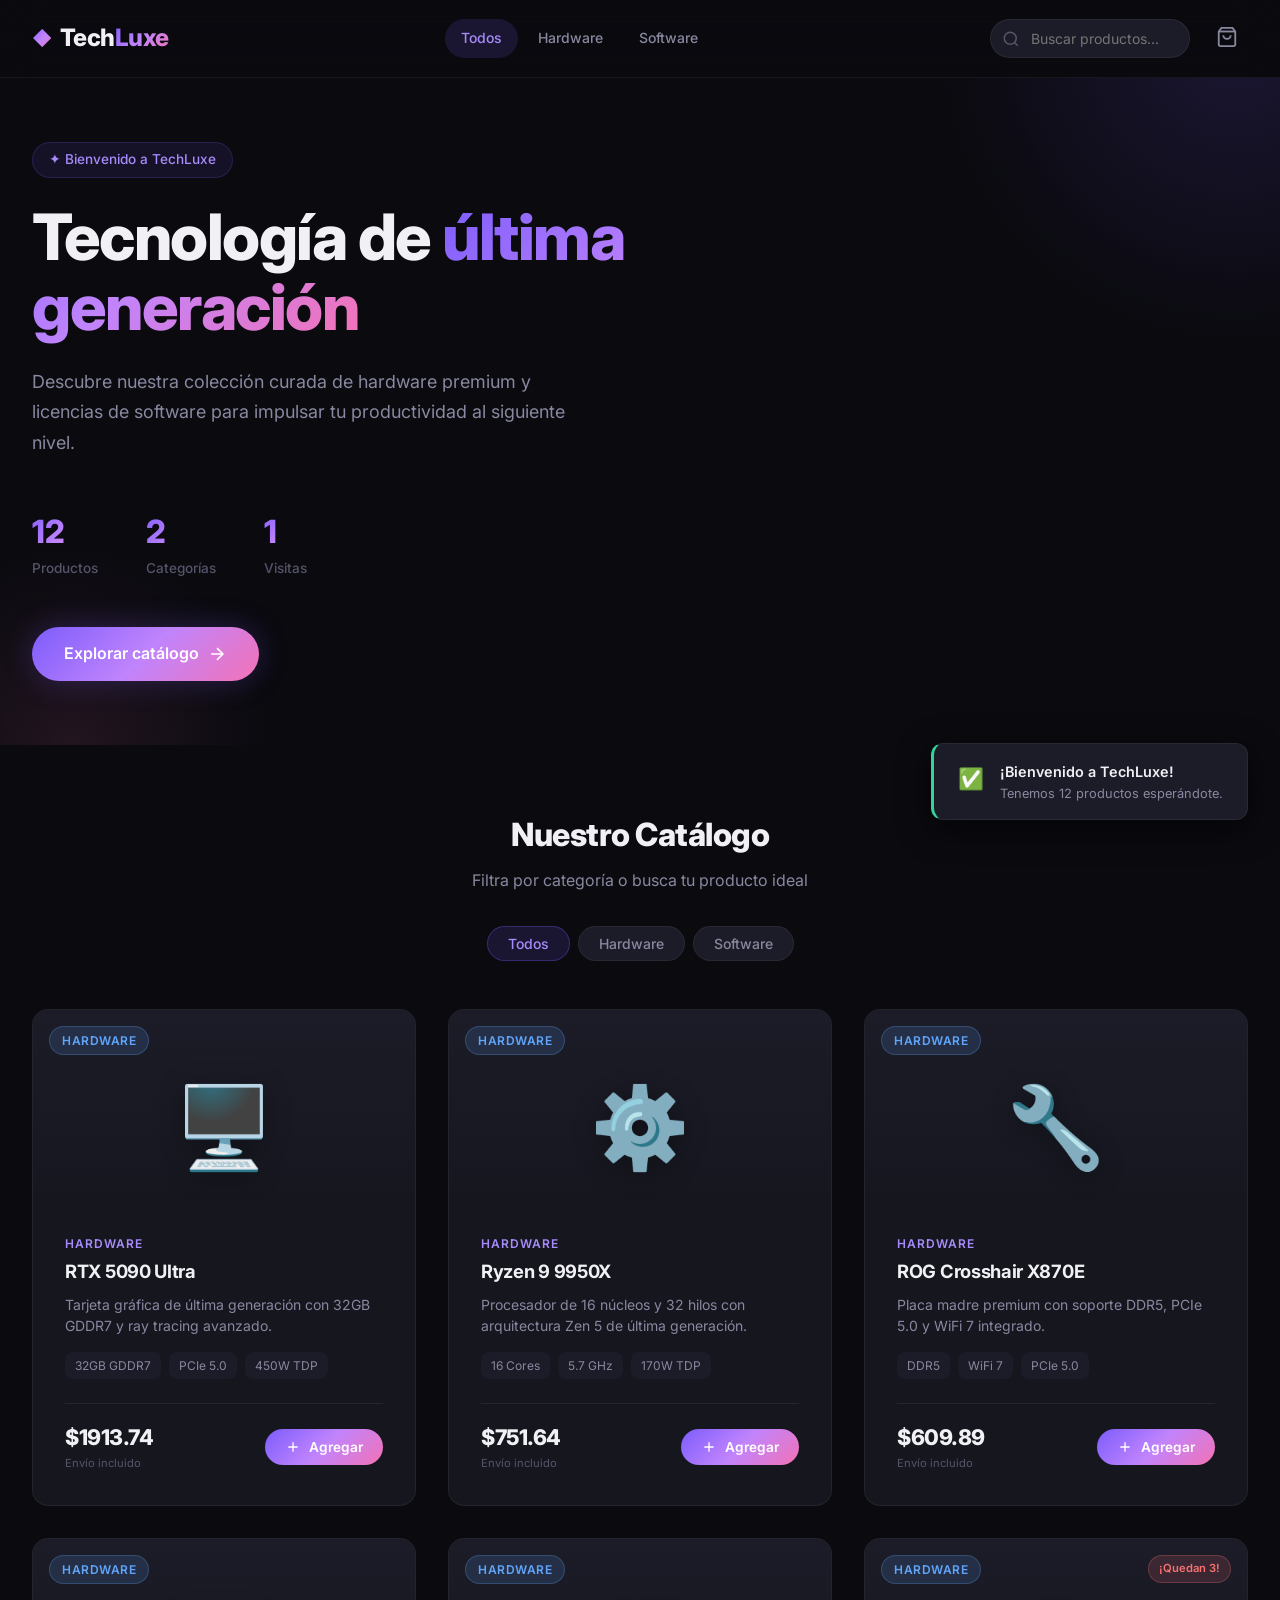
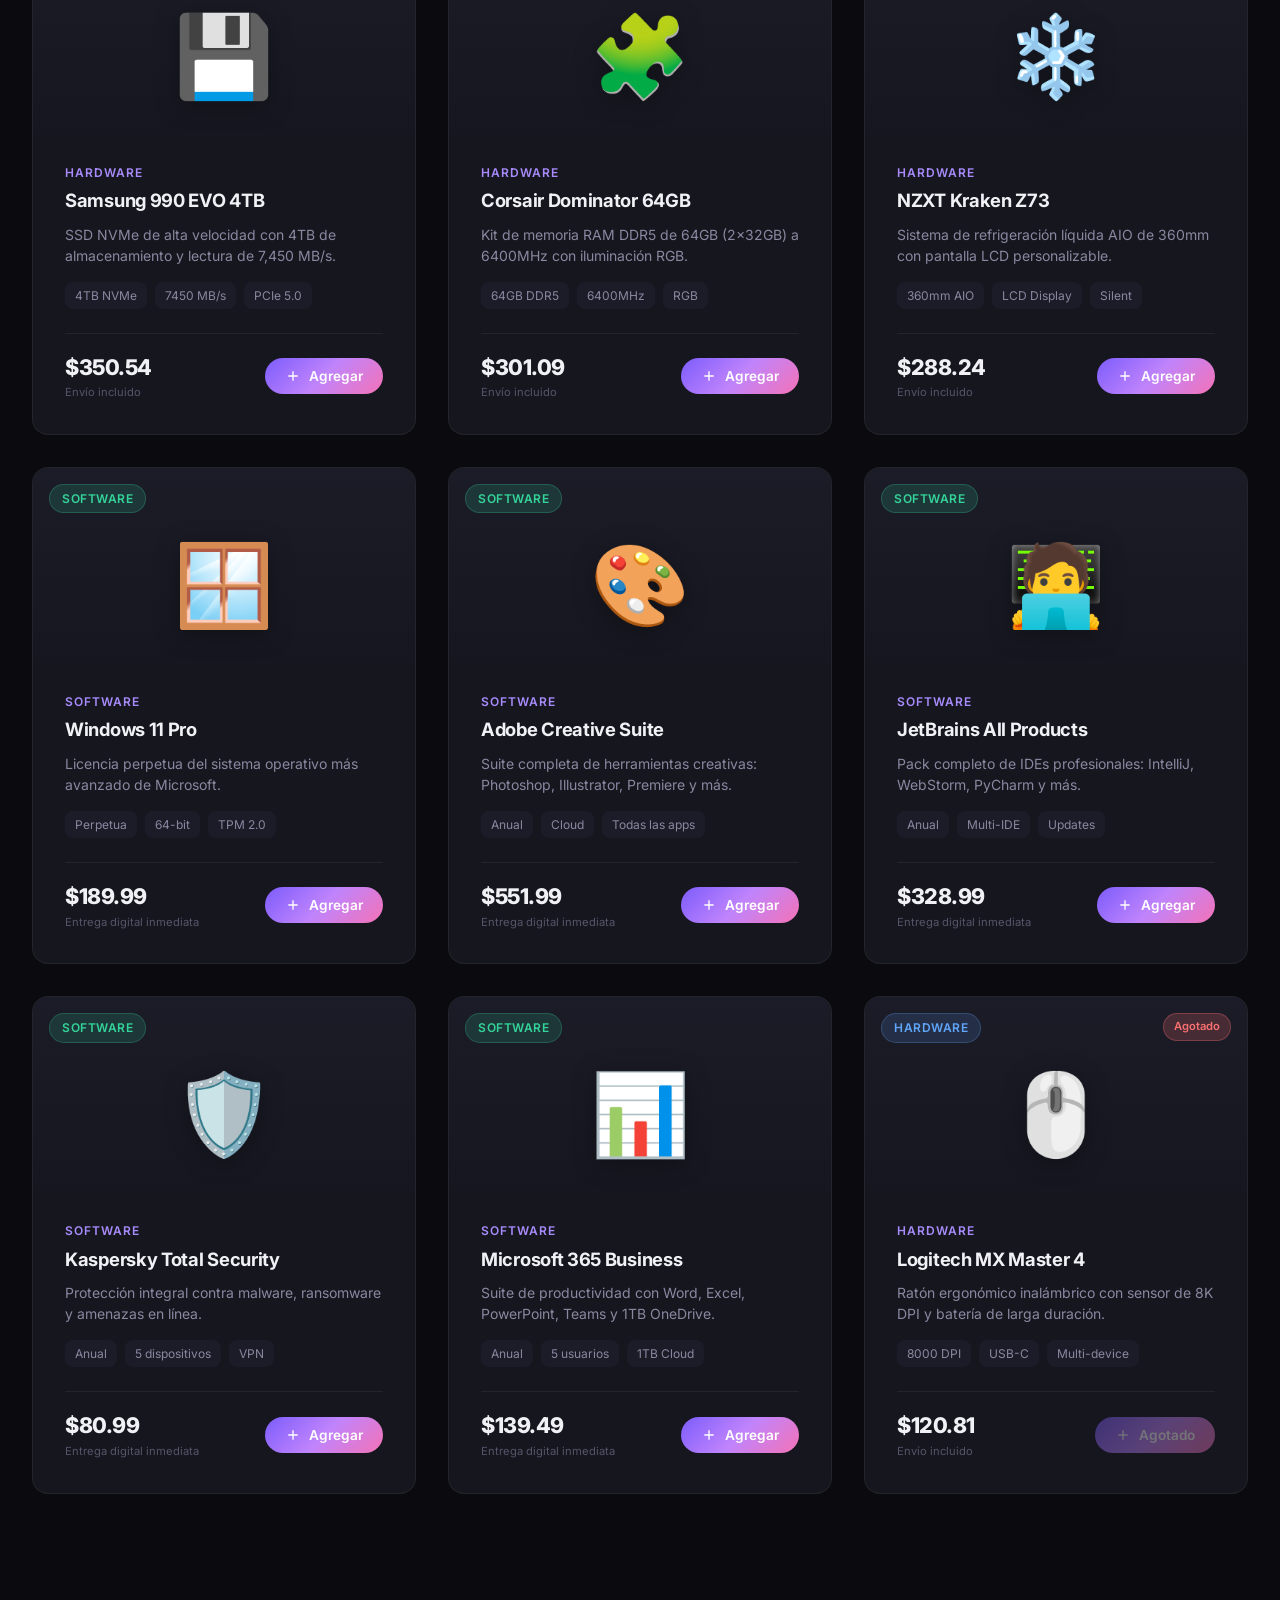
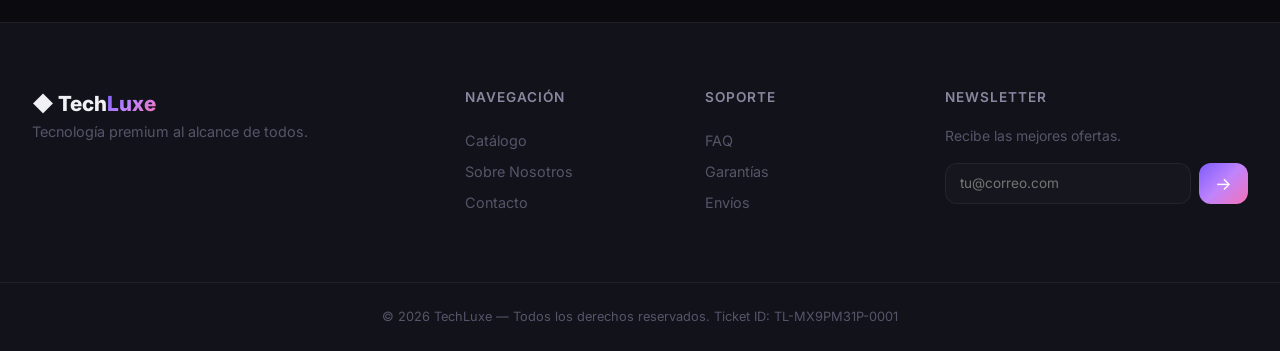
<file: index.html>
<!DOCTYPE html>
<html lang="es">
<head>
    <!-- ============================================================
         TechLuxe — Tienda Virtual de Hardware & Software
         ============================================================
         RÚBRICA #12 — Diseño y Maquetado Coherente (3 pts)
         Se usa HTML5 semántico con etiquetas <header>, <main>,
         <section>, <article>, <aside>, <footer>, <nav>.
         ============================================================ -->
    <meta charset="UTF-8">
    <meta name="viewport" content="width=device-width, initial-scale=1.0">
    <meta name="description" content="TechLuxe — Tienda virtual premium de componentes de hardware y licencias de software.">
    <title>TechLuxe — Hardware & Software Premium</title>
    <link rel="stylesheet" href="styles.css">
    <!-- Google Fonts — Inter para tipografía premium -->
    <link rel="preconnect" href="https://fonts.googleapis.com">
    <link rel="preconnect" href="https://fonts.gstatic.com" crossorigin>
    <link href="https://fonts.googleapis.com/css2?family=Inter:wght@300;400;500;600;700;800;900&display=swap" rel="stylesheet">
</head>
<body>

    <!-- ============================================================
         RÚBRICA #8 — Temporizadores: Banner de oferta relámpago
         con setTimeout (desaparece) y setInterval (cuenta regresiva).
         ============================================================ -->
    <div id="flash-offer-banner" class="flash-banner hidden">
        <div class="flash-banner__content">
            <span class="flash-banner__icon">⚡</span>
            <span class="flash-banner__text">
                ¡OFERTA RELÁMPAGO! <strong>15% OFF</strong> en todo el catálogo —
                Termina en <span id="countdown-timer" class="flash-banner__timer">05:00</span>
            </span>
            <button id="close-flash-banner" class="flash-banner__close" aria-label="Cerrar oferta">&times;</button>
        </div>
    </div>

    <!-- ============================================================
         HEADER — Navegación principal
         ============================================================ -->
    <header class="header" id="main-header">
        <div class="header__container">
            <a href="#" class="header__logo">
                <span class="header__logo-icon">◆</span>
                <span class="header__logo-text">Tech<span class="header__logo-accent">Luxe</span></span>
            </a>
            <nav class="header__nav" aria-label="Navegación principal">
                <a href="#catalogo" class="header__nav-link active" data-section="all">Todos</a>
                <a href="#catalogo" class="header__nav-link" data-section="hardware">Hardware</a>
                <a href="#catalogo" class="header__nav-link" data-section="software">Software</a>
            </nav>
            <div class="header__actions">
                <!-- RÚBRICA #8 — Evento de Teclado (keyup) y Foco (focus/blur) -->
                <div class="search-wrapper" id="search-wrapper">
                    <svg class="search-wrapper__icon" viewBox="0 0 24 24" fill="none" stroke="currentColor" stroke-width="2">
                        <circle cx="11" cy="11" r="8"></circle>
                        <path d="M21 21l-4.35-4.35"></path>
                    </svg>
                    <input
                        type="text"
                        id="search-input"
                        class="search-wrapper__input"
                        placeholder="Buscar productos..."
                        autocomplete="off"
                        aria-label="Buscar productos"
                    >
                </div>
                <!-- Botón del carrito -->
                <button id="cart-toggle" class="header__cart-btn" aria-label="Abrir carrito">
                    <svg viewBox="0 0 24 24" fill="none" stroke="currentColor" stroke-width="2" class="header__cart-icon">
                        <path d="M6 2L3 6v14a2 2 0 002 2h14a2 2 0 002-2V6l-3-4z"></path>
                        <line x1="3" y1="6" x2="21" y2="6"></line>
                        <path d="M16 10a4 4 0 01-8 0"></path>
                    </svg>
                    <span id="cart-count" class="header__cart-count">0</span>
                </button>
            </div>
        </div>
    </header>

    <!-- ============================================================
         HERO — Sección de bienvenida
         RÚBRICA #8 — Evento de Carga (DOMContentLoaded)
         ============================================================ -->
    <section class="hero" id="hero">
        <div class="hero__container">
            <div class="hero__content">
                <p class="hero__badge" id="welcome-badge">✦ Bienvenido a TechLuxe</p>
                <h1 class="hero__title">
                    Tecnología de
                    <span class="hero__title-gradient">última generación</span>
                </h1>
                <p class="hero__subtitle">
                    Descubre nuestra colección curada de hardware premium y licencias de software
                    para impulsar tu productividad al siguiente nivel.
                </p>
                <div class="hero__stats">
                    <div class="hero__stat">
                        <span class="hero__stat-number" id="stat-products">0</span>
                        <span class="hero__stat-label">Productos</span>
                    </div>
                    <div class="hero__stat">
                        <span class="hero__stat-number" id="stat-categories">2</span>
                        <span class="hero__stat-label">Categorías</span>
                    </div>
                    <div class="hero__stat">
                        <span class="hero__stat-number" id="stat-visits">0</span>
                        <span class="hero__stat-label">Visitas</span>
                    </div>
                </div>
                <a href="#catalogo" class="hero__cta">
                    Explorar catálogo
                    <svg viewBox="0 0 24 24" fill="none" stroke="currentColor" stroke-width="2" class="hero__cta-arrow">
                        <path d="M5 12h14M12 5l7 7-7 7"></path>
                    </svg>
                </a>
            </div>
        </div>
    </section>

    <!-- ============================================================
         CATÁLOGO — Contenedor principal de productos
         RÚBRICA #9 — Propagación de Eventos (Delegación / Bubbling)
         El contenedor padre #product-grid captura los clics de los
         botones hijos "Agregar al carrito" mediante burbujeo.
         ============================================================ -->
    <main>
        <section class="catalog" id="catalogo">
            <div class="catalog__container">
                <div class="catalog__header">
                    <h2 class="catalog__title">Nuestro Catálogo</h2>
                    <p class="catalog__subtitle">Filtra por categoría o busca tu producto ideal</p>
                    <div class="catalog__filters">
                        <button class="catalog__filter-btn active" data-filter="all">Todos</button>
                        <button class="catalog__filter-btn" data-filter="hardware">Hardware</button>
                        <button class="catalog__filter-btn" data-filter="software">Software</button>
                    </div>
                </div>
                <!-- Grid de productos — se renderiza dinámicamente con JS -->
                <div id="product-grid" class="catalog__grid">
                    <!-- Los productos se inyectan aquí via JavaScript -->
                </div>
                <p id="no-results" class="catalog__no-results hidden">
                    No se encontraron productos que coincidan con tu búsqueda.
                </p>
            </div>
        </section>
    </main>

    <!-- ============================================================
         CARRITO LATERAL (Aside)
         RÚBRICA #7 — Map() para gestionar el estado del carrito
         ============================================================ -->
    <aside id="cart-sidebar" class="cart-sidebar" aria-label="Carrito de compras">
        <div class="cart-sidebar__overlay" id="cart-overlay"></div>
        <div class="cart-sidebar__panel">
            <div class="cart-sidebar__header">
                <h2 class="cart-sidebar__title">
                    <svg viewBox="0 0 24 24" fill="none" stroke="currentColor" stroke-width="2" width="24" height="24">
                        <path d="M6 2L3 6v14a2 2 0 002 2h14a2 2 0 002-2V6l-3-4z"></path>
                        <line x1="3" y1="6" x2="21" y2="6"></line>
                        <path d="M16 10a4 4 0 01-8 0"></path>
                    </svg>
                    Tu Carrito
                </h2>
                <button id="cart-close" class="cart-sidebar__close" aria-label="Cerrar carrito">&times;</button>
            </div>
            <div id="cart-items" class="cart-sidebar__items">
                <!-- Ítems del carrito se renderizan dinámicamente -->
            </div>
            <div class="cart-sidebar__empty hidden" id="cart-empty">
                <svg viewBox="0 0 24 24" fill="none" stroke="currentColor" stroke-width="1.5" width="64" height="64" style="opacity:0.3">
                    <path d="M6 2L3 6v14a2 2 0 002 2h14a2 2 0 002-2V6l-3-4z"></path>
                    <line x1="3" y1="6" x2="21" y2="6"></line>
                    <path d="M16 10a4 4 0 01-8 0"></path>
                </svg>
                <p>Tu carrito está vacío</p>
            </div>
            <div class="cart-sidebar__footer" id="cart-footer">
                <div class="cart-sidebar__totals">
                    <div class="cart-sidebar__total-row">
                        <span>Subtotal</span>
                        <span id="cart-subtotal">$0.00</span>
                    </div>
                    <div class="cart-sidebar__total-row">
                        <span>Envío</span>
                        <span id="cart-shipping">$0.00</span>
                    </div>
                    <div class="cart-sidebar__total-row cart-sidebar__total-row--final">
                        <span>Total</span>
                        <span id="cart-total">$0.00</span>
                    </div>
                </div>
                <button id="checkout-btn" class="cart-sidebar__checkout-btn">
                    Proceder al pago
                </button>
            </div>
        </div>
    </aside>

    <!-- ============================================================
         MODAL DE CHECKOUT
         RÚBRICA #2 — switch para validar método de pago
         RÚBRICA #3 — Función recursiva para interés compuesto
         ============================================================ -->
    <div id="checkout-modal" class="modal hidden">
        <div class="modal__overlay" id="modal-overlay"></div>
        <div class="modal__content">
            <div class="modal__header">
                <h2 class="modal__title">Finalizar Compra</h2>
                <button id="modal-close" class="modal__close">&times;</button>
            </div>
            <div class="modal__body">
                <div class="checkout-form">
                    <div class="checkout-form__group">
                        <label for="customer-name" class="checkout-form__label">Nombre completo</label>
                        <input type="text" id="customer-name" class="checkout-form__input" placeholder="Tu nombre">
                    </div>
                    <div class="checkout-form__group">
                        <label for="customer-email" class="checkout-form__label">Correo electrónico</label>
                        <input type="email" id="customer-email" class="checkout-form__input" placeholder="correo@ejemplo.com">
                    </div>
                    <div class="checkout-form__group">
                        <label for="payment-method" class="checkout-form__label">Método de pago</label>
                        <select id="payment-method" class="checkout-form__select">
                            <option value="">Seleccionar...</option>
                            <option value="credit">Tarjeta de Crédito</option>
                            <option value="debit">Tarjeta de Débito</option>
                            <option value="transfer">Transferencia Bancaria</option>
                            <option value="crypto">Criptomonedas</option>
                        </select>
                    </div>
                    <div class="checkout-form__group">
                        <label for="installments" class="checkout-form__label">Cuotas</label>
                        <select id="installments" class="checkout-form__select">
                            <option value="1">1 cuota (sin interés)</option>
                            <option value="3">3 cuotas</option>
                            <option value="6">6 cuotas</option>
                            <option value="12">12 cuotas</option>
                        </select>
                    </div>
                    <div id="installment-detail" class="checkout-form__detail hidden">
                        <p id="installment-info"></p>
                    </div>
                    <div id="payment-info" class="checkout-form__info hidden"></div>
                </div>
            </div>
            <div class="modal__footer">
                <div class="modal__summary">
                    <span>Total a pagar:</span>
                    <span id="modal-total" class="modal__total-amount">$0.00</span>
                </div>
                <button id="confirm-purchase" class="modal__confirm-btn">Confirmar Compra</button>
            </div>
        </div>
    </div>

    <!-- ============================================================
         NOTIFICACIONES (DOM, no alert() nativo)
         RÚBRICA #10 — Interactividad y Funcionalidad
         ============================================================ -->
    <div id="notification-container" class="notification-container"></div>

    <!-- ============================================================
         BOTÓN "VOLVER ARRIBA"
         RÚBRICA #8 — Evento de Scroll
         ============================================================ -->
    <button id="scroll-top-btn" class="scroll-top-btn hidden" aria-label="Volver arriba">
        <svg viewBox="0 0 24 24" fill="none" stroke="currentColor" stroke-width="2.5" width="24" height="24">
            <path d="M18 15l-6-6-6 6"></path>
        </svg>
    </button>

    <!-- ============================================================
         FOOTER
         ============================================================ -->
    <footer class="footer">
        <div class="footer__container">
            <div class="footer__brand">
                <span class="footer__logo">◆ Tech<span class="footer__logo-accent">Luxe</span></span>
                <p class="footer__tagline">Tecnología premium al alcance de todos.</p>
            </div>
            <div class="footer__links">
                <h4>Navegación</h4>
                <a href="#catalogo">Catálogo</a>
                <a href="#">Sobre Nosotros</a>
                <a href="#">Contacto</a>
            </div>
            <div class="footer__links">
                <h4>Soporte</h4>
                <a href="#">FAQ</a>
                <a href="#">Garantías</a>
                <a href="#">Envíos</a>
            </div>
            <div class="footer__newsletter">
                <h4>Newsletter</h4>
                <p>Recibe las mejores ofertas.</p>
                <div class="footer__newsletter-form">
                    <input type="email" placeholder="tu@correo.com" class="footer__newsletter-input" aria-label="Correo para newsletter">
                    <button class="footer__newsletter-btn">→</button>
                </div>
            </div>
        </div>
        <div class="footer__bottom">
            <p>&copy; 2026 TechLuxe — Todos los derechos reservados. Ticket ID: <span id="footer-ticket-id">---</span></p>
        </div>
    </footer>

    <!-- ============================================================
         SCRIPT PRINCIPAL
         ============================================================ -->
    <script src="app.js"></script>
</body>
</html>
</file>
<file: styles.css>
/* ================================================================
   TechLuxe — styles.css
   ================================================================
   RÚBRICA #12 — Diseño y Maquetado Coherente (3 pts)
   Se usa CSS3 puro con Grid y Flexbox para lograr un diseño
   responsivo, moderno y premium. Se incluyen variables CSS,
   glassmorphism, gradientes y micro-animaciones.
   ================================================================ */

/* ================================================================
   1. VARIABLES Y RESET
   ================================================================ */
:root {
    /* Paleta de colores premium — tonos oscuros con acentos vibrantes */
    --clr-bg-primary: #0a0a0f;
    --clr-bg-secondary: #12121a;
    --clr-bg-card: #16161f;
    --clr-bg-elevated: #1c1c28;
    --clr-bg-hover: #22222f;

    --clr-border: rgba(255, 255, 255, 0.06);
    --clr-border-hover: rgba(255, 255, 255, 0.12);

    --clr-text-primary: #f0f0f5;
    --clr-text-secondary: #8888a0;
    --clr-text-muted: #55556a;

    /* Acento violeta/índigo */
    --clr-accent-1: #7c5cfc;
    --clr-accent-2: #a78bfa;
    --clr-accent-gradient: linear-gradient(135deg, #7c5cfc 0%, #c084fc 50%, #f472b6 100%);
    --clr-accent-glow: rgba(124, 92, 252, 0.25);

    /* Semánticos */
    --clr-success: #34d399;
    --clr-warning: #fbbf24;
    --clr-danger: #f87171;
    --clr-info: #60a5fa;

    /* Tipografía */
    --font-primary: 'Inter', -apple-system, BlinkMacSystemFont, 'Segoe UI', sans-serif;
    --fw-light: 300;
    --fw-regular: 400;
    --fw-medium: 500;
    --fw-semibold: 600;
    --fw-bold: 700;
    --fw-extrabold: 800;

    /* Espaciado */
    --space-xs: 0.25rem;
    --space-sm: 0.5rem;
    --space-md: 1rem;
    --space-lg: 1.5rem;
    --space-xl: 2rem;
    --space-2xl: 3rem;
    --space-3xl: 4rem;

    /* Bordes */
    --radius-sm: 8px;
    --radius-md: 12px;
    --radius-lg: 16px;
    --radius-xl: 20px;
    --radius-full: 9999px;

    /* Transiciones */
    --transition-fast: 150ms cubic-bezier(0.4, 0, 0.2, 1);
    --transition-base: 250ms cubic-bezier(0.4, 0, 0.2, 1);
    --transition-slow: 400ms cubic-bezier(0.4, 0, 0.2, 1);

    /* Sombras */
    --shadow-sm: 0 1px 3px rgba(0, 0, 0, 0.3);
    --shadow-md: 0 4px 12px rgba(0, 0, 0, 0.4);
    --shadow-lg: 0 8px 32px rgba(0, 0, 0, 0.5);
    --shadow-glow: 0 0 30px var(--clr-accent-glow);
}

/* Reset */
*,
*::before,
*::after {
    margin: 0;
    padding: 0;
    box-sizing: border-box;
}

html {
    scroll-behavior: smooth;
    font-size: 16px;
}

body {
    font-family: var(--font-primary);
    background-color: var(--clr-bg-primary);
    color: var(--clr-text-primary);
    line-height: 1.6;
    overflow-x: hidden;
    -webkit-font-smoothing: antialiased;
    -moz-osx-font-smoothing: grayscale;
}

a {
    text-decoration: none;
    color: inherit;
}

button {
    cursor: pointer;
    border: none;
    background: none;
    font-family: inherit;
    color: inherit;
}

input, select {
    font-family: inherit;
    font-size: inherit;
}

ul, ol {
    list-style: none;
}

img {
    max-width: 100%;
    display: block;
}

/* Utilidad */
.hidden {
    display: none !important;
}

/* ================================================================
   2. FLASH OFFER BANNER — Temporizadores (setTimeout / setInterval)
   ================================================================ */
.flash-banner {
    position: fixed;
    top: 0;
    left: 0;
    right: 0;
    z-index: 1000;
    background: linear-gradient(90deg, #7c5cfc, #c084fc, #f472b6);
    padding: var(--space-sm) var(--space-md);
    animation: slideDown 0.5s ease-out;
}

.flash-banner__content {
    max-width: 1200px;
    margin: 0 auto;
    display: flex;
    align-items: center;
    justify-content: center;
    gap: var(--space-md);
    color: #fff;
    font-weight: var(--fw-semibold);
    font-size: 0.9rem;
}

.flash-banner__icon {
    font-size: 1.3rem;
    animation: pulse 1s ease-in-out infinite;
}

.flash-banner__timer {
    font-family: monospace;
    background: rgba(0, 0, 0, 0.25);
    padding: 2px 8px;
    border-radius: var(--radius-sm);
    font-weight: var(--fw-bold);
    letter-spacing: 1px;
}

.flash-banner__close {
    font-size: 1.4rem;
    color: rgba(255, 255, 255, 0.8);
    padding: 4px 8px;
    transition: var(--transition-fast);
    line-height: 1;
}

.flash-banner__close:hover {
    color: #fff;
    transform: scale(1.2);
}

/* ================================================================
   3. HEADER
   ================================================================ */
.header {
    position: sticky;
    top: 0;
    z-index: 900;
    background: rgba(10, 10, 15, 0.8);
    backdrop-filter: blur(20px);
    -webkit-backdrop-filter: blur(20px);
    border-bottom: 1px solid var(--clr-border);
    transition: var(--transition-base);
}

.header--scrolled {
    background: rgba(10, 10, 15, 0.95);
    box-shadow: var(--shadow-md);
}

.header--with-banner {
    top: 42px;
}

.header__container {
    max-width: 1280px;
    margin: 0 auto;
    padding: var(--space-md) var(--space-xl);
    display: flex;
    align-items: center;
    justify-content: space-between;
    gap: var(--space-lg);
}

.header__logo {
    display: flex;
    align-items: center;
    gap: var(--space-sm);
    font-size: 1.5rem;
    font-weight: var(--fw-extrabold);
    letter-spacing: -0.5px;
}

.header__logo-icon {
    background: var(--clr-accent-gradient);
    -webkit-background-clip: text;
    -webkit-text-fill-color: transparent;
    background-clip: text;
    font-size: 1.2rem;
}

.header__logo-accent {
    background: var(--clr-accent-gradient);
    -webkit-background-clip: text;
    -webkit-text-fill-color: transparent;
    background-clip: text;
}

.header__nav {
    display: flex;
    gap: var(--space-xs);
}

.header__nav-link {
    padding: var(--space-sm) var(--space-md);
    border-radius: var(--radius-full);
    font-size: 0.875rem;
    font-weight: var(--fw-medium);
    color: var(--clr-text-secondary);
    transition: var(--transition-base);
}

.header__nav-link:hover,
.header__nav-link.active {
    color: var(--clr-text-primary);
    background: var(--clr-bg-elevated);
}

.header__nav-link.active {
    background: rgba(124, 92, 252, 0.15);
    color: var(--clr-accent-2);
}

.header__actions {
    display: flex;
    align-items: center;
    gap: var(--space-md);
}

/* ================================================================
   4. BARRA DE BÚSQUEDA — focus / blur (Rúbrica #8)
   ================================================================ */
.search-wrapper {
    position: relative;
    display: flex;
    align-items: center;
}

.search-wrapper__icon {
    position: absolute;
    left: 12px;
    width: 18px;
    height: 18px;
    color: var(--clr-text-muted);
    pointer-events: none;
    transition: var(--transition-base);
}

.search-wrapper__input {
    width: 200px;
    padding: 10px 14px 10px 40px;
    background: var(--clr-bg-elevated);
    border: 1px solid var(--clr-border);
    border-radius: var(--radius-full);
    color: var(--clr-text-primary);
    font-size: 0.875rem;
    outline: none;
    transition: var(--transition-base);
}

/* RÚBRICA #8 — focus: resaltar visualmente el campo de búsqueda */
.search-wrapper__input:focus {
    width: 280px;
    border-color: var(--clr-accent-1);
    box-shadow: 0 0 0 3px var(--clr-accent-glow);
    background: var(--clr-bg-card);
}

.search-wrapper--focused .search-wrapper__icon {
    color: var(--clr-accent-2);
}

/* ================================================================
   5. BOTÓN DEL CARRITO
   ================================================================ */
.header__cart-btn {
    position: relative;
    padding: 10px;
    border-radius: var(--radius-md);
    transition: var(--transition-base);
    color: var(--clr-text-secondary);
}

.header__cart-btn:hover {
    background: var(--clr-bg-elevated);
    color: var(--clr-text-primary);
}

.header__cart-icon {
    width: 22px;
    height: 22px;
}

.header__cart-count {
    position: absolute;
    top: 2px;
    right: 2px;
    min-width: 18px;
    height: 18px;
    background: var(--clr-accent-1);
    color: #fff;
    font-size: 0.7rem;
    font-weight: var(--fw-bold);
    border-radius: var(--radius-full);
    display: flex;
    align-items: center;
    justify-content: center;
    padding: 0 4px;
    transform: scale(0);
    transition: var(--transition-fast);
}

.header__cart-count.visible {
    transform: scale(1);
}

/* ================================================================
   6. HERO SECTION
   ================================================================ */
.hero {
    position: relative;
    padding: var(--space-3xl) var(--space-xl);
    overflow: hidden;
    min-height: 60vh;
    display: flex;
    align-items: center;
}

/* Gradiente de fondo decorativo */
.hero::before {
    content: '';
    position: absolute;
    top: -50%;
    right: -20%;
    width: 600px;
    height: 600px;
    background: radial-gradient(circle, rgba(124, 92, 252, 0.15) 0%, transparent 70%);
    border-radius: 50%;
    pointer-events: none;
    animation: floatOrb 8s ease-in-out infinite;
}

.hero::after {
    content: '';
    position: absolute;
    bottom: -30%;
    left: -10%;
    width: 400px;
    height: 400px;
    background: radial-gradient(circle, rgba(244, 114, 182, 0.1) 0%, transparent 70%);
    border-radius: 50%;
    pointer-events: none;
    animation: floatOrb 10s ease-in-out infinite reverse;
}

.hero__container {
    max-width: 1280px;
    margin: 0 auto;
    width: 100%;
    position: relative;
    z-index: 1;
}

.hero__content {
    max-width: 700px;
}

.hero__badge {
    display: inline-block;
    padding: 6px 16px;
    background: rgba(124, 92, 252, 0.1);
    border: 1px solid rgba(124, 92, 252, 0.2);
    border-radius: var(--radius-full);
    color: var(--clr-accent-2);
    font-size: 0.85rem;
    font-weight: var(--fw-medium);
    margin-bottom: var(--space-lg);
    opacity: 0;
    transform: translateY(20px);
    animation: fadeInUp 0.6s ease-out 0.2s forwards;
}

.hero__title {
    font-size: clamp(2.5rem, 5vw, 4rem);
    font-weight: var(--fw-extrabold);
    line-height: 1.1;
    letter-spacing: -1.5px;
    margin-bottom: var(--space-lg);
    opacity: 0;
    transform: translateY(20px);
    animation: fadeInUp 0.6s ease-out 0.4s forwards;
}

.hero__title-gradient {
    background: var(--clr-accent-gradient);
    -webkit-background-clip: text;
    -webkit-text-fill-color: transparent;
    background-clip: text;
}

.hero__subtitle {
    font-size: 1.125rem;
    color: var(--clr-text-secondary);
    line-height: 1.7;
    margin-bottom: var(--space-2xl);
    max-width: 560px;
    opacity: 0;
    transform: translateY(20px);
    animation: fadeInUp 0.6s ease-out 0.6s forwards;
}

.hero__stats {
    display: flex;
    gap: var(--space-2xl);
    margin-bottom: var(--space-2xl);
    opacity: 0;
    transform: translateY(20px);
    animation: fadeInUp 0.6s ease-out 0.8s forwards;
}

.hero__stat {
    display: flex;
    flex-direction: column;
}

.hero__stat-number {
    font-size: 2rem;
    font-weight: var(--fw-extrabold);
    background: var(--clr-accent-gradient);
    -webkit-background-clip: text;
    -webkit-text-fill-color: transparent;
    background-clip: text;
}

.hero__stat-label {
    font-size: 0.85rem;
    color: var(--clr-text-muted);
    font-weight: var(--fw-medium);
}

.hero__cta {
    display: inline-flex;
    align-items: center;
    gap: var(--space-sm);
    padding: 14px 32px;
    background: var(--clr-accent-gradient);
    color: #fff;
    font-weight: var(--fw-semibold);
    font-size: 1rem;
    border-radius: var(--radius-full);
    transition: var(--transition-base);
    box-shadow: var(--shadow-glow);
    opacity: 0;
    transform: translateY(20px);
    animation: fadeInUp 0.6s ease-out 1s forwards;
}

.hero__cta:hover {
    transform: translateY(-2px);
    box-shadow: 0 0 50px var(--clr-accent-glow);
}

.hero__cta-arrow {
    width: 20px;
    height: 20px;
    transition: var(--transition-fast);
}

.hero__cta:hover .hero__cta-arrow {
    transform: translateX(4px);
}

/* ================================================================
   7. CATÁLOGO
   ================================================================ */
.catalog {
    padding: var(--space-3xl) var(--space-xl) var(--space-3xl);
}

.catalog__container {
    max-width: 1280px;
    margin: 0 auto;
}

.catalog__header {
    text-align: center;
    margin-bottom: var(--space-2xl);
}

.catalog__title {
    font-size: 2rem;
    font-weight: var(--fw-extrabold);
    letter-spacing: -0.5px;
    margin-bottom: var(--space-sm);
}

.catalog__subtitle {
    color: var(--clr-text-secondary);
    font-size: 1rem;
    margin-bottom: var(--space-xl);
}

.catalog__filters {
    display: flex;
    justify-content: center;
    gap: var(--space-sm);
}

.catalog__filter-btn {
    padding: 8px 20px;
    border-radius: var(--radius-full);
    font-size: 0.875rem;
    font-weight: var(--fw-medium);
    color: var(--clr-text-secondary);
    background: var(--clr-bg-elevated);
    border: 1px solid var(--clr-border);
    transition: var(--transition-base);
}

.catalog__filter-btn:hover {
    border-color: var(--clr-border-hover);
    color: var(--clr-text-primary);
}

.catalog__filter-btn.active {
    background: rgba(124, 92, 252, 0.15);
    border-color: rgba(124, 92, 252, 0.3);
    color: var(--clr-accent-2);
}

/* Grid de productos */
.catalog__grid {
    display: grid;
    grid-template-columns: repeat(auto-fill, minmax(300px, 1fr));
    gap: var(--space-xl);
}

.catalog__no-results {
    text-align: center;
    color: var(--clr-text-muted);
    font-size: 1.1rem;
    padding: var(--space-3xl) 0;
}

/* ================================================================
   8. TARJETA DE PRODUCTO
   ================================================================ */
.product-card {
    background: var(--clr-bg-card);
    border: 1px solid var(--clr-border);
    border-radius: var(--radius-lg);
    overflow: hidden;
    transition: var(--transition-base);
    display: flex;
    flex-direction: column;
    animation: fadeInUp 0.5s ease-out both;
}

.product-card:hover {
    border-color: var(--clr-border-hover);
    transform: translateY(-4px);
    box-shadow: var(--shadow-lg);
}

.product-card__image-wrapper {
    position: relative;
    padding: var(--space-xl) var(--space-xl) 0;
    display: flex;
    align-items: center;
    justify-content: center;
    min-height: 200px;
    background: linear-gradient(180deg, var(--clr-bg-elevated) 0%, var(--clr-bg-card) 100%);
}

.product-card__emoji {
    font-size: 5rem;
    filter: drop-shadow(0 4px 12px rgba(0,0,0,0.3));
    transition: var(--transition-slow);
}

.product-card:hover .product-card__emoji {
    transform: scale(1.1) rotate(-3deg);
}

.product-card__badge {
    position: absolute;
    top: var(--space-md);
    left: var(--space-md);
    padding: 4px 12px;
    border-radius: var(--radius-full);
    font-size: 0.75rem;
    font-weight: var(--fw-semibold);
    text-transform: uppercase;
    letter-spacing: 0.5px;
}

.product-card__badge--hardware {
    background: rgba(96, 165, 250, 0.15);
    color: var(--clr-info);
    border: 1px solid rgba(96, 165, 250, 0.25);
}

.product-card__badge--software {
    background: rgba(52, 211, 153, 0.15);
    color: var(--clr-success);
    border: 1px solid rgba(52, 211, 153, 0.25);
}

.product-card__stock-badge {
    position: absolute;
    top: var(--space-md);
    right: var(--space-md);
    padding: 4px 10px;
    border-radius: var(--radius-full);
    font-size: 0.7rem;
    font-weight: var(--fw-semibold);
}

.product-card__stock-badge--low {
    background: rgba(248, 113, 113, 0.15);
    color: var(--clr-danger);
    border: 1px solid rgba(248, 113, 113, 0.25);
}

.product-card__stock-badge--out {
    background: rgba(248, 113, 113, 0.2);
    color: var(--clr-danger);
    border: 1px solid rgba(248, 113, 113, 0.3);
}

.product-card__body {
    padding: var(--space-lg) var(--space-xl) var(--space-xl);
    flex: 1;
    display: flex;
    flex-direction: column;
}

.product-card__category {
    font-size: 0.75rem;
    font-weight: var(--fw-semibold);
    text-transform: uppercase;
    letter-spacing: 1px;
    color: var(--clr-accent-2);
    margin-bottom: var(--space-xs);
}

.product-card__name {
    font-size: 1.15rem;
    font-weight: var(--fw-bold);
    margin-bottom: var(--space-sm);
    letter-spacing: -0.3px;
}

.product-card__description {
    font-size: 0.875rem;
    color: var(--clr-text-secondary);
    line-height: 1.5;
    margin-bottom: var(--space-md);
    flex: 1;
}

.product-card__specs {
    display: flex;
    gap: var(--space-sm);
    flex-wrap: wrap;
    margin-bottom: var(--space-lg);
}

.product-card__spec {
    padding: 4px 10px;
    background: var(--clr-bg-elevated);
    border-radius: var(--radius-sm);
    font-size: 0.75rem;
    color: var(--clr-text-secondary);
}

.product-card__footer {
    display: flex;
    align-items: center;
    justify-content: space-between;
    padding-top: var(--space-md);
    border-top: 1px solid var(--clr-border);
}

.product-card__price {
    display: flex;
    flex-direction: column;
}

.product-card__price-current {
    font-size: 1.35rem;
    font-weight: var(--fw-extrabold);
    letter-spacing: -0.5px;
}

.product-card__price-label {
    font-size: 0.7rem;
    color: var(--clr-text-muted);
}

.product-card__add-btn {
    display: flex;
    align-items: center;
    gap: var(--space-sm);
    padding: 10px 20px;
    background: var(--clr-accent-gradient);
    color: #fff;
    font-size: 0.85rem;
    font-weight: var(--fw-semibold);
    border-radius: var(--radius-full);
    transition: var(--transition-base);
    white-space: nowrap;
}

.product-card__add-btn:hover:not(:disabled) {
    box-shadow: var(--shadow-glow);
    transform: translateY(-1px);
}

.product-card__add-btn:disabled {
    opacity: 0.4;
    cursor: not-allowed;
}

.product-card__add-btn svg {
    width: 16px;
    height: 16px;
}

/* Animación al agregar al carrito */
.product-card__add-btn--added {
    background: var(--clr-success) !important;
}

/* ================================================================
   9. CARRITO LATERAL
   ================================================================ */
.cart-sidebar {
    position: fixed;
    top: 0;
    right: 0;
    bottom: 0;
    z-index: 950;
    pointer-events: none;
}

.cart-sidebar.open {
    pointer-events: auto;
}

.cart-sidebar__overlay {
    position: fixed;
    inset: 0;
    background: rgba(0, 0, 0, 0.6);
    backdrop-filter: blur(4px);
    opacity: 0;
    transition: var(--transition-base);
    pointer-events: none;
}

.cart-sidebar.open .cart-sidebar__overlay {
    opacity: 1;
    pointer-events: auto;
}

.cart-sidebar__panel {
    position: fixed;
    top: 0;
    right: 0;
    bottom: 0;
    width: 420px;
    max-width: 90vw;
    background: var(--clr-bg-secondary);
    border-left: 1px solid var(--clr-border);
    display: flex;
    flex-direction: column;
    transform: translateX(100%);
    transition: var(--transition-slow);
}

.cart-sidebar.open .cart-sidebar__panel {
    transform: translateX(0);
}

.cart-sidebar__header {
    display: flex;
    align-items: center;
    justify-content: space-between;
    padding: var(--space-xl);
    border-bottom: 1px solid var(--clr-border);
}

.cart-sidebar__title {
    display: flex;
    align-items: center;
    gap: var(--space-sm);
    font-size: 1.2rem;
    font-weight: var(--fw-bold);
}

.cart-sidebar__close {
    font-size: 1.8rem;
    color: var(--clr-text-secondary);
    padding: 4px;
    transition: var(--transition-fast);
}

.cart-sidebar__close:hover {
    color: var(--clr-text-primary);
    transform: scale(1.1);
}

.cart-sidebar__items {
    flex: 1;
    overflow-y: auto;
    padding: var(--space-md);
}

.cart-sidebar__empty {
    display: flex;
    flex-direction: column;
    align-items: center;
    justify-content: center;
    gap: var(--space-md);
    padding: var(--space-3xl);
    color: var(--clr-text-muted);
    flex: 1;
}

/* Ítems del carrito */
.cart-item {
    display: flex;
    gap: var(--space-md);
    padding: var(--space-md);
    background: var(--clr-bg-card);
    border: 1px solid var(--clr-border);
    border-radius: var(--radius-md);
    margin-bottom: var(--space-sm);
    transition: var(--transition-base);
    animation: slideInRight 0.3s ease-out;
}

.cart-item:hover {
    border-color: var(--clr-border-hover);
}

.cart-item__emoji {
    font-size: 2.5rem;
    flex-shrink: 0;
    display: flex;
    align-items: center;
}

.cart-item__info {
    flex: 1;
    min-width: 0;
}

.cart-item__name {
    font-size: 0.9rem;
    font-weight: var(--fw-semibold);
    margin-bottom: 2px;
    white-space: nowrap;
    overflow: hidden;
    text-overflow: ellipsis;
}

.cart-item__price {
    font-size: 0.8rem;
    color: var(--clr-accent-2);
    font-weight: var(--fw-medium);
    margin-bottom: var(--space-sm);
}

.cart-item__controls {
    display: flex;
    align-items: center;
    gap: var(--space-sm);
}

.cart-item__qty-btn {
    width: 28px;
    height: 28px;
    border-radius: var(--radius-sm);
    background: var(--clr-bg-elevated);
    border: 1px solid var(--clr-border);
    color: var(--clr-text-primary);
    font-size: 1rem;
    display: flex;
    align-items: center;
    justify-content: center;
    transition: var(--transition-fast);
}

.cart-item__qty-btn:hover {
    background: var(--clr-bg-hover);
    border-color: var(--clr-border-hover);
}

.cart-item__qty {
    font-size: 0.85rem;
    font-weight: var(--fw-semibold);
    min-width: 24px;
    text-align: center;
}

.cart-item__remove {
    align-self: flex-start;
    padding: 6px;
    color: var(--clr-text-muted);
    transition: var(--transition-fast);
    flex-shrink: 0;
}

.cart-item__remove:hover {
    color: var(--clr-danger);
}

.cart-item__remove svg {
    width: 16px;
    height: 16px;
}

/* Footer del carrito */
.cart-sidebar__footer {
    padding: var(--space-xl);
    border-top: 1px solid var(--clr-border);
    background: var(--clr-bg-card);
}

.cart-sidebar__totals {
    margin-bottom: var(--space-lg);
}

.cart-sidebar__total-row {
    display: flex;
    justify-content: space-between;
    margin-bottom: var(--space-sm);
    font-size: 0.9rem;
    color: var(--clr-text-secondary);
}

.cart-sidebar__total-row--final {
    font-size: 1.15rem;
    font-weight: var(--fw-bold);
    color: var(--clr-text-primary);
    padding-top: var(--space-sm);
    border-top: 1px solid var(--clr-border);
    margin-top: var(--space-sm);
}

.cart-sidebar__checkout-btn {
    width: 100%;
    padding: 14px;
    background: var(--clr-accent-gradient);
    color: #fff;
    font-size: 1rem;
    font-weight: var(--fw-semibold);
    border-radius: var(--radius-md);
    transition: var(--transition-base);
}

.cart-sidebar__checkout-btn:hover {
    box-shadow: var(--shadow-glow);
    transform: translateY(-1px);
}

/* ================================================================
   10. MODAL DE CHECKOUT
   ================================================================ */
.modal {
    position: fixed;
    inset: 0;
    z-index: 1100;
    display: flex;
    align-items: center;
    justify-content: center;
    padding: var(--space-xl);
}

.modal__overlay {
    position: fixed;
    inset: 0;
    background: rgba(0, 0, 0, 0.7);
    backdrop-filter: blur(8px);
}

.modal__content {
    position: relative;
    width: 100%;
    max-width: 500px;
    background: var(--clr-bg-secondary);
    border: 1px solid var(--clr-border);
    border-radius: var(--radius-xl);
    overflow: hidden;
    animation: modalIn 0.35s ease-out;
    max-height: 90vh;
    overflow-y: auto;
}

.modal__header {
    display: flex;
    align-items: center;
    justify-content: space-between;
    padding: var(--space-xl);
    border-bottom: 1px solid var(--clr-border);
}

.modal__title {
    font-size: 1.25rem;
    font-weight: var(--fw-bold);
}

.modal__close {
    font-size: 1.6rem;
    color: var(--clr-text-secondary);
    transition: var(--transition-fast);
}

.modal__close:hover {
    color: var(--clr-text-primary);
}

.modal__body {
    padding: var(--space-xl);
}

.checkout-form__group {
    margin-bottom: var(--space-lg);
}

.checkout-form__label {
    display: block;
    font-size: 0.85rem;
    font-weight: var(--fw-medium);
    color: var(--clr-text-secondary);
    margin-bottom: var(--space-sm);
}

.checkout-form__input,
.checkout-form__select {
    width: 100%;
    padding: 12px 16px;
    background: var(--clr-bg-card);
    border: 1px solid var(--clr-border);
    border-radius: var(--radius-md);
    color: var(--clr-text-primary);
    font-size: 0.95rem;
    outline: none;
    transition: var(--transition-base);
}

.checkout-form__input:focus,
.checkout-form__select:focus {
    border-color: var(--clr-accent-1);
    box-shadow: 0 0 0 3px var(--clr-accent-glow);
}

.checkout-form__select {
    appearance: none;
    cursor: pointer;
    background-image: url("data:image/svg+xml,%3Csvg viewBox='0 0 24 24' fill='none' stroke='%238888a0' stroke-width='2' xmlns='http://www.w3.org/2000/svg'%3E%3Cpath d='M6 9l6 6 6-6'/%3E%3C/svg%3E");
    background-repeat: no-repeat;
    background-position: right 12px center;
    background-size: 18px;
    padding-right: 40px;
}

.checkout-form__select option {
    background: var(--clr-bg-card);
    color: var(--clr-text-primary);
}

.checkout-form__detail {
    padding: var(--space-md);
    background: rgba(124, 92, 252, 0.08);
    border: 1px solid rgba(124, 92, 252, 0.15);
    border-radius: var(--radius-md);
    margin-bottom: var(--space-lg);
}

.checkout-form__detail p {
    font-size: 0.875rem;
    color: var(--clr-accent-2);
}

.checkout-form__info {
    padding: var(--space-md);
    background: rgba(52, 211, 153, 0.08);
    border: 1px solid rgba(52, 211, 153, 0.15);
    border-radius: var(--radius-md);
    font-size: 0.875rem;
    color: var(--clr-success);
    margin-bottom: var(--space-md);
}

.modal__footer {
    padding: var(--space-xl);
    border-top: 1px solid var(--clr-border);
    background: var(--clr-bg-card);
}

.modal__summary {
    display: flex;
    justify-content: space-between;
    margin-bottom: var(--space-lg);
    font-size: 1rem;
}

.modal__total-amount {
    font-size: 1.3rem;
    font-weight: var(--fw-extrabold);
    background: var(--clr-accent-gradient);
    -webkit-background-clip: text;
    -webkit-text-fill-color: transparent;
    background-clip: text;
}

.modal__confirm-btn {
    width: 100%;
    padding: 14px;
    background: var(--clr-accent-gradient);
    color: #fff;
    font-size: 1rem;
    font-weight: var(--fw-semibold);
    border-radius: var(--radius-md);
    transition: var(--transition-base);
}

.modal__confirm-btn:hover {
    box-shadow: var(--shadow-glow);
    transform: translateY(-1px);
}

/* ================================================================
   11. NOTIFICACIONES
   ================================================================ */
.notification-container {
    position: fixed;
    bottom: 5rem;
    right: var(--space-xl);
    z-index: 1200;
    display: flex;
    flex-direction: column-reverse;
    gap: var(--space-sm);
    max-width: 380px;
}

.notification {
    display: flex;
    align-items: flex-start;
    gap: var(--space-md);
    padding: var(--space-md) var(--space-lg);
    background: var(--clr-bg-elevated);
    border: 1px solid var(--clr-border);
    border-radius: var(--radius-md);
    box-shadow: var(--shadow-lg);
    animation: slideInRight 0.4s ease-out;
    backdrop-filter: blur(12px);
    min-width: 300px;
}

.notification--success {
    border-left: 3px solid var(--clr-success);
}

.notification--warning {
    border-left: 3px solid var(--clr-warning);
}

.notification--info {
    border-left: 3px solid var(--clr-info);
}

.notification--error {
    border-left: 3px solid var(--clr-danger);
}

.notification__icon {
    font-size: 1.3rem;
    flex-shrink: 0;
    margin-top: 2px;
}

.notification__content {
    flex: 1;
}

.notification__title {
    font-size: 0.9rem;
    font-weight: var(--fw-semibold);
    margin-bottom: 2px;
}

.notification__message {
    font-size: 0.8rem;
    color: var(--clr-text-secondary);
    line-height: 1.4;
}

.notification--exiting {
    animation: slideOutRight 0.3s ease-in forwards;
}

/* ================================================================
   12. BOTÓN "VOLVER ARRIBA"
   ================================================================ */
.scroll-top-btn {
    position: fixed;
    bottom: var(--space-xl);
    right: var(--space-xl);
    z-index: 800;
    width: 48px;
    height: 48px;
    background: var(--clr-accent-gradient);
    border-radius: var(--radius-full);
    display: flex;
    align-items: center;
    justify-content: center;
    color: #fff;
    box-shadow: var(--shadow-glow);
    transition: var(--transition-base);
    opacity: 0;
    transform: translateY(20px);
}

.scroll-top-btn.visible {
    display: flex !important;
    opacity: 1;
    transform: translateY(0);
}

.scroll-top-btn:hover {
    transform: translateY(-3px);
    box-shadow: 0 0 40px var(--clr-accent-glow);
}

/* ================================================================
   13. FOOTER
   ================================================================ */
.footer {
    background: var(--clr-bg-secondary);
    border-top: 1px solid var(--clr-border);
    margin-top: var(--space-3xl);
}

.footer__container {
    max-width: 1280px;
    margin: 0 auto;
    padding: var(--space-3xl) var(--space-xl);
    display: grid;
    grid-template-columns: 2fr 1fr 1fr 1.5fr;
    gap: var(--space-2xl);
}

.footer__logo {
    font-size: 1.3rem;
    font-weight: var(--fw-extrabold);
    margin-bottom: var(--space-sm);
}

.footer__logo-accent {
    background: var(--clr-accent-gradient);
    -webkit-background-clip: text;
    -webkit-text-fill-color: transparent;
    background-clip: text;
}

.footer__tagline {
    color: var(--clr-text-muted);
    font-size: 0.9rem;
}

.footer__links h4 {
    font-size: 0.85rem;
    font-weight: var(--fw-semibold);
    text-transform: uppercase;
    letter-spacing: 1px;
    color: var(--clr-text-secondary);
    margin-bottom: var(--space-md);
}

.footer__links a {
    display: block;
    font-size: 0.9rem;
    color: var(--clr-text-muted);
    padding: 4px 0;
    transition: var(--transition-fast);
}

.footer__links a:hover {
    color: var(--clr-accent-2);
}

.footer__newsletter h4 {
    font-size: 0.85rem;
    font-weight: var(--fw-semibold);
    text-transform: uppercase;
    letter-spacing: 1px;
    color: var(--clr-text-secondary);
    margin-bottom: var(--space-md);
}

.footer__newsletter p {
    font-size: 0.875rem;
    color: var(--clr-text-muted);
    margin-bottom: var(--space-md);
}

.footer__newsletter-form {
    display: flex;
    gap: var(--space-sm);
}

.footer__newsletter-input {
    flex: 1;
    padding: 10px 14px;
    background: var(--clr-bg-card);
    border: 1px solid var(--clr-border);
    border-radius: var(--radius-md);
    color: var(--clr-text-primary);
    font-size: 0.85rem;
    outline: none;
    transition: var(--transition-base);
}

.footer__newsletter-input:focus {
    border-color: var(--clr-accent-1);
}

.footer__newsletter-btn {
    padding: 10px 16px;
    background: var(--clr-accent-gradient);
    color: #fff;
    border-radius: var(--radius-md);
    font-size: 1.1rem;
    transition: var(--transition-base);
}

.footer__newsletter-btn:hover {
    box-shadow: var(--shadow-glow);
}

.footer__bottom {
    border-top: 1px solid var(--clr-border);
    padding: var(--space-lg) var(--space-xl);
    text-align: center;
    font-size: 0.8rem;
    color: var(--clr-text-muted);
}

/* ================================================================
   14. ANIMACIONES (Keyframes)
   ================================================================ */
@keyframes fadeInUp {
    from {
        opacity: 0;
        transform: translateY(20px);
    }
    to {
        opacity: 1;
        transform: translateY(0);
    }
}

@keyframes slideDown {
    from {
        transform: translateY(-100%);
    }
    to {
        transform: translateY(0);
    }
}

@keyframes slideInRight {
    from {
        opacity: 0;
        transform: translateX(60px);
    }
    to {
        opacity: 1;
        transform: translateX(0);
    }
}

@keyframes slideOutRight {
    from {
        opacity: 1;
        transform: translateX(0);
    }
    to {
        opacity: 0;
        transform: translateX(100px);
    }
}

@keyframes modalIn {
    from {
        opacity: 0;
        transform: scale(0.92) translateY(10px);
    }
    to {
        opacity: 1;
        transform: scale(1) translateY(0);
    }
}

@keyframes pulse {
    0%, 100% {
        opacity: 1;
    }
    50% {
        opacity: 0.5;
    }
}

@keyframes floatOrb {
    0%, 100% {
        transform: translate(0, 0);
    }
    50% {
        transform: translate(-30px, 20px);
    }
}

@keyframes cartBounce {
    0% { transform: scale(1); }
    30% { transform: scale(1.3); }
    60% { transform: scale(0.9); }
    100% { transform: scale(1); }
}

.cart-bounce {
    animation: cartBounce 0.4s ease-out;
}

/* ================================================================
   15. RESPONSIVE
   ================================================================ */
@media (max-width: 1024px) {
    .footer__container {
        grid-template-columns: 1fr 1fr;
    }
}

@media (max-width: 768px) {
    .header__nav {
        display: none;
    }

    .header__container {
        padding: var(--space-md);
    }

    .search-wrapper__input {
        width: 150px;
    }

    .search-wrapper__input:focus {
        width: 180px;
    }

    .hero {
        padding: var(--space-2xl) var(--space-md);
        min-height: auto;
    }

    .hero__title {
        font-size: 2rem;
    }

    .hero__stats {
        gap: var(--space-lg);
    }

    .catalog {
        padding: var(--space-2xl) var(--space-md);
    }

    .catalog__grid {
        grid-template-columns: 1fr;
    }

    .footer__container {
        grid-template-columns: 1fr;
        gap: var(--space-xl);
    }

    .notification-container {
        left: var(--space-md);
        right: var(--space-md);
        max-width: none;
    }

    .flash-banner__content {
        font-size: 0.78rem;
    }
}

@media (max-width: 480px) {
    .hero__stats {
        flex-direction: column;
        gap: var(--space-md);
    }

    .product-card__footer {
        flex-direction: column;
        gap: var(--space-md);
        align-items: stretch;
    }

    .product-card__add-btn {
        justify-content: center;
    }
}

/* ================================================================
   16. SCROLLBAR CUSTOM
   ================================================================ */
::-webkit-scrollbar {
    width: 8px;
}

::-webkit-scrollbar-track {
    background: var(--clr-bg-primary);
}

::-webkit-scrollbar-thumb {
    background: var(--clr-bg-elevated);
    border-radius: 4px;
}

::-webkit-scrollbar-thumb:hover {
    background: var(--clr-text-muted);
}

/* ================================================================
   17. SUCCESS RECEIPT
   ================================================================ */
.receipt {
    text-align: center;
    padding: var(--space-xl);
}

.receipt__icon {
    font-size: 4rem;
    margin-bottom: var(--space-md);
}

.receipt__title {
    font-size: 1.5rem;
    font-weight: var(--fw-bold);
    margin-bottom: var(--space-sm);
}

.receipt__subtitle {
    color: var(--clr-text-secondary);
    margin-bottom: var(--space-xl);
}

.receipt__details {
    text-align: left;
    background: var(--clr-bg-card);
    border: 1px solid var(--clr-border);
    border-radius: var(--radius-md);
    padding: var(--space-lg);
    margin-bottom: var(--space-lg);
}

.receipt__row {
    display: flex;
    justify-content: space-between;
    padding: var(--space-sm) 0;
    font-size: 0.9rem;
}

.receipt__row + .receipt__row {
    border-top: 1px solid var(--clr-border);
}

.receipt__row--total {
    font-weight: var(--fw-bold);
    font-size: 1.05rem;
    color: var(--clr-accent-2);
}
</file>
